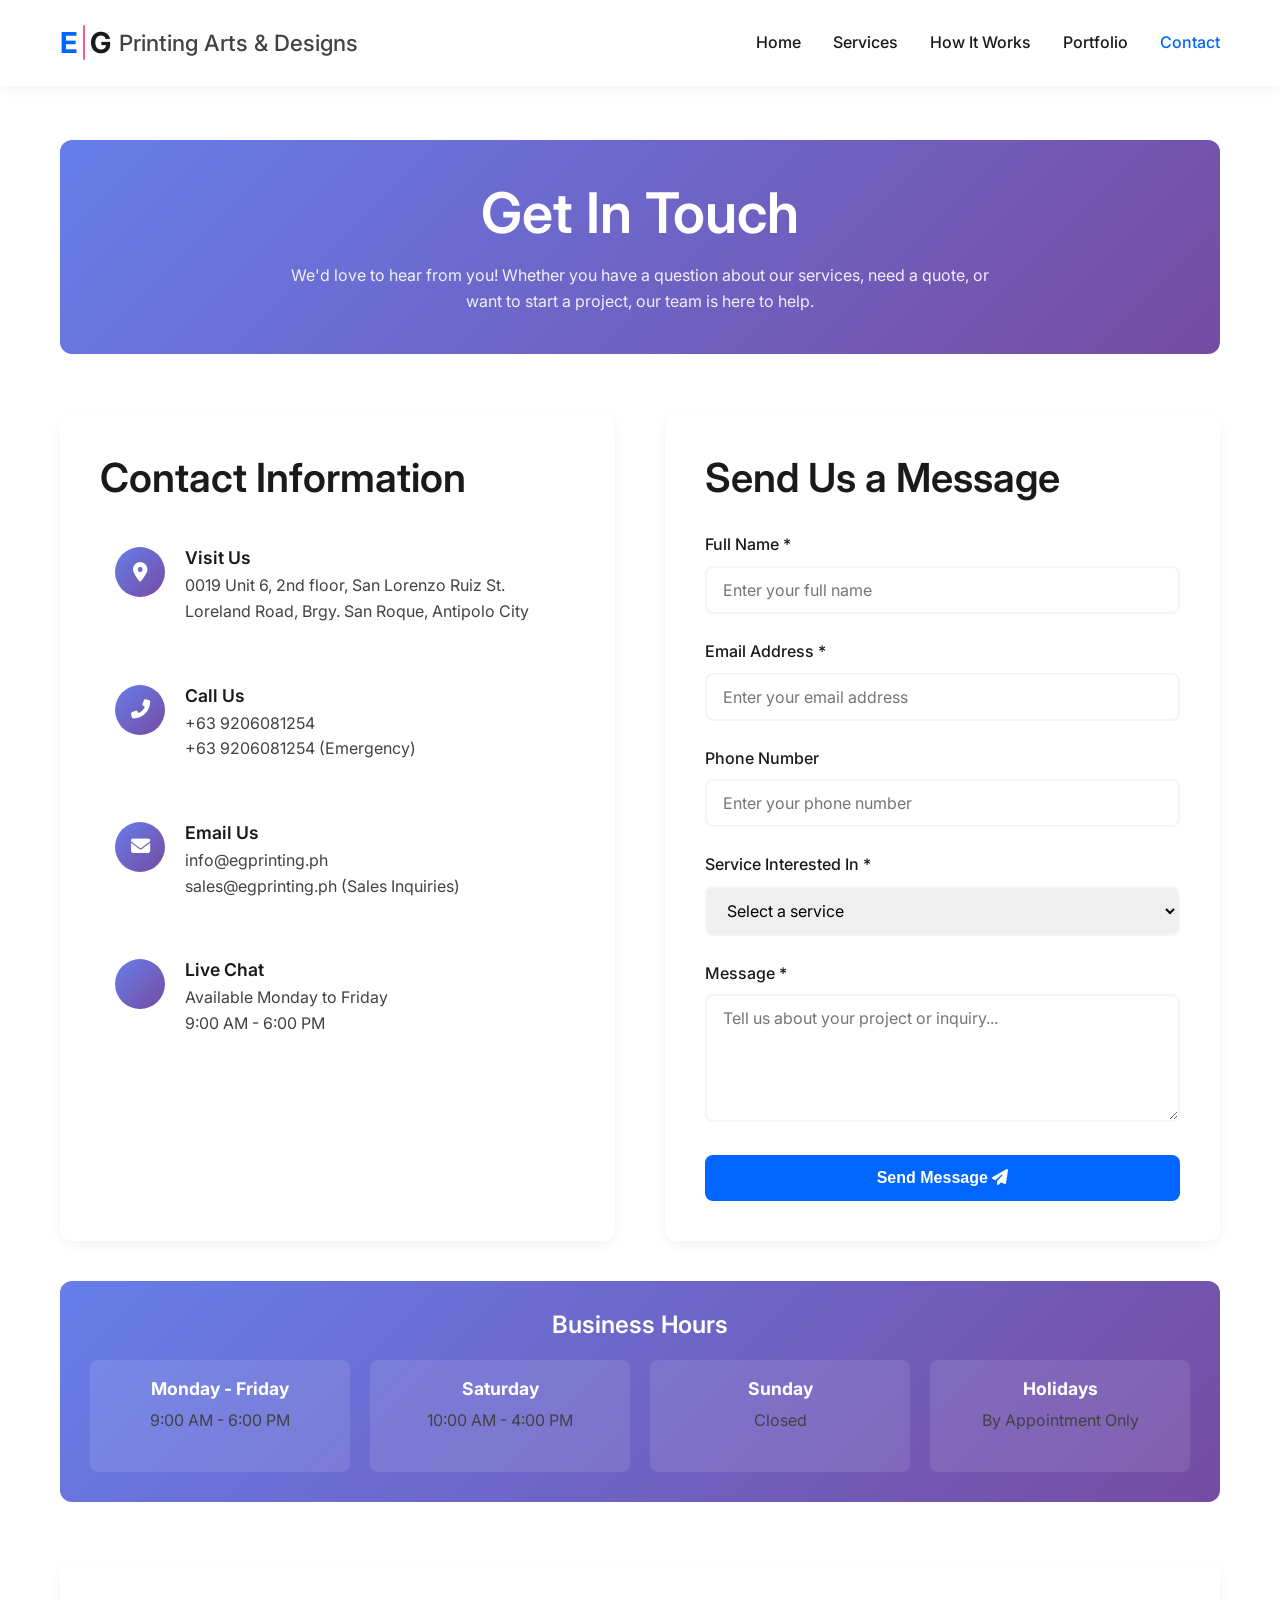
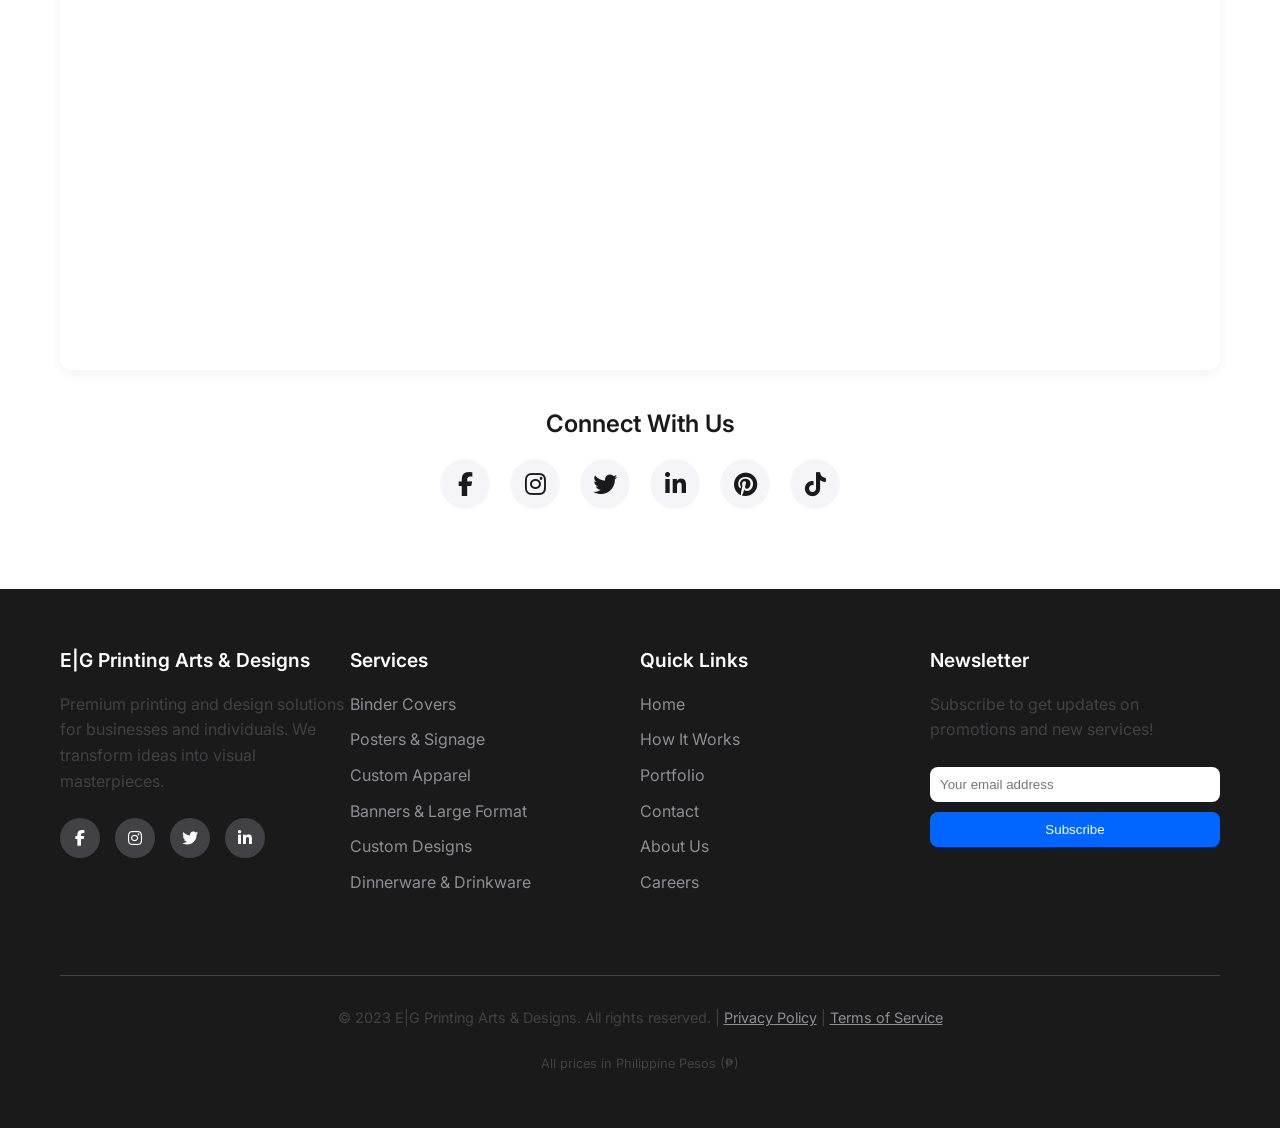
<file: contact.html>
<!DOCTYPE html>
<html lang="en">
<head>
    <meta charset="UTF-8">
    <meta name="viewport" content="width=device-width, initial-scale=1.0">
    <title>Contact Us | E|G Printing Arts & Designs</title>
    <link rel="stylesheet" href="https://cdnjs.cloudflare.com/ajax/libs/font-awesome/6.4.0/css/all.min.css">
    <link href="https://fonts.googleapis.com/css2?family=Inter:wght@300;400;500;600;700&display=swap" rel="stylesheet">
    <link rel="stylesheet" href="css/style.css">
    <style>
        /* Additional styles specific to contact page */
        .contact-wrapper {
            display: grid;
            grid-template-columns: 1fr 1fr;
            gap: 50px;
            margin-top: 60px;
        }
        
        .contact-info {
            background-color: white;
            border-radius: 12px;
            padding: 40px;
            box-shadow: var(--shadow);
        }
        
        .contact-info h2 {
            margin-bottom: 30px;
            color: var(--primary-dark);
        }
        
        .info-item {
            display: flex;
            align-items: flex-start;
            margin-bottom: 30px;
            padding: 15px;
            border-radius: 8px;
            transition: var(--transition);
        }
        
        .info-item:hover {
            background-color: var(--gray-light);
            transform: translateX(5px);
        }
        
        .info-icon {
            width: 50px;
            height: 50px;
            background: linear-gradient(135deg, #667eea 0%, #764ba2 100%);
            border-radius: 50%;
            display: flex;
            align-items: center;
            justify-content: center;
            margin-right: 20px;
            flex-shrink: 0;
        }
        
        .info-icon i {
            font-size: 1.2rem;
            color: white;
        }
        
        .info-content h3 {
            font-size: 1.1rem;
            margin-bottom: 5px;
            color: var(--primary-dark);
        }
        
        .info-content p {
            margin-bottom: 0;
            color: var(--gray-dark);
        }
        
        .info-content a {
            color: var(--gray-dark);
            text-decoration: none;
            transition: var(--transition);
        }
        
        .info-content a:hover {
            color: var(--accent);
        }
        
        .contact-form {
            background-color: white;
            border-radius: 12px;
            padding: 40px;
            box-shadow: var(--shadow);
        }
        
        .contact-form h2 {
            margin-bottom: 30px;
            color: var(--primary-dark);
        }
        
        .form-group {
            margin-bottom: 25px;
        }
        
        .form-group label {
            display: block;
            margin-bottom: 8px;
            font-weight: 500;
            color: var(--primary-dark);
        }
        
        .form-group input,
        .form-group select,
        .form-group textarea {
            width: 100%;
            padding: 12px 16px;
            border: 2px solid var(--gray-light);
            border-radius: 8px;
            font-family: 'Inter', sans-serif;
            font-size: 1rem;
            transition: var(--transition);
        }
        
        .form-group input:focus,
        .form-group select:focus,
        .form-group textarea:focus {
            outline: none;
            border-color: var(--accent);
            box-shadow: 0 0 0 3px rgba(0, 102, 255, 0.1);
        }
        
        .form-group textarea {
            resize: vertical;
        }
        
        .submit-btn {
            width: 100%;
            padding: 14px;
            font-size: 1rem;
            font-weight: 600;
        }
        
        .map-container {
            margin-top: 60px;
            border-radius: 12px;
            overflow: hidden;
            box-shadow: var(--shadow);
        }
        
        .map-container iframe {
            width: 100%;
            height: 400px;
            border: none;
        }
        
        .business-hours {
            margin-top: 40px;
            background: linear-gradient(135deg, #667eea 0%, #764ba2 100%);
            border-radius: 12px;
            padding: 30px;
            color: white;
            text-align: center;
        }
        
        .business-hours h3 {
            color: white;
            margin-bottom: 20px;
        }
        
        .hours-grid {
            display: grid;
            grid-template-columns: repeat(auto-fit, minmax(200px, 1fr));
            gap: 20px;
            margin-top: 20px;
        }
        
        .hours-item {
            background-color: rgba(255, 255, 255, 0.1);
            padding: 15px;
            border-radius: 8px;
        }
        
        .hours-item strong {
            display: block;
            margin-bottom: 5px;
            font-size: 1.1rem;
        }
        
        .social-connect {
            margin-top: 40px;
            text-align: center;
        }
        
        .social-connect h3 {
            margin-bottom: 20px;
        }
        
        .social-links {
            display: flex;
            justify-content: center;
            gap: 20px;
        }
        
        .social-link {
            width: 50px;
            height: 50px;
            background-color: var(--gray-light);
            border-radius: 50%;
            display: flex;
            align-items: center;
            justify-content: center;
            transition: var(--transition);
            text-decoration: none;
        }
        
        .social-link i {
            font-size: 1.5rem;
            color: var(--primary-dark);
        }
        
        .social-link:hover {
            background-color: var(--accent);
            transform: translateY(-3px);
        }
        
        .social-link:hover i {
            color: white;
        }
        
        @media (max-width: 992px) {
            .contact-wrapper {
                grid-template-columns: 1fr;
                gap: 30px;
            }
        }
        
        @media (max-width: 768px) {
            .contact-info,
            .contact-form {
                padding: 25px;
            }
            
            .hours-grid {
                grid-template-columns: 1fr;
            }
        }
    </style>
</head>
<body>
    <!-- Header & Navigation -->
    <header>
        <div class="container">
            <nav class="navbar">
                <a href="index.html" class="logo">
                    <span class="logo-e">E</span>
                    <span class="logo-separator">|</span>
                    <span class="logo-g">G</span>
                    <span class="logo-text">Printing Arts & Designs</span>
                </a>
                
                <ul class="nav-links">
                    <li><a href="index.html">Home</a></li>
                    <li><a href="index.html#categories">Services</a></li>
                    <li><a href="index.html#process">How It Works</a></li>
                    <li><a href="index.html#portfolio">Portfolio</a></li>
                    <li><a href="contact.html" style="color: var(--accent);">Contact</a></li>
                </ul>
                
                <div class="mobile-toggle">
                    <i class="fas fa-bars"></i>
                </div>
            </nav>
        </div>
    </header>

    <!-- Contact Page Content -->
    <div class="page-content">
        <div class="container">
            <div class="page-header" style="background: linear-gradient(135deg, #667eea 0%, #764ba2 100%);">
                <h1>Get In Touch</h1>
                <p>We'd love to hear from you! Whether you have a question about our services, need a quote, or want to start a project, our team is here to help.</p>
            </div>
            
            <div class="contact-wrapper">
                <!-- Contact Information -->
                <div class="contact-info">
                    <h2>Contact Information</h2>
                    
                    <div class="info-item">
                        <div class="info-icon">
                            <i class="fas fa-map-marker-alt"></i>
                        </div>
                        <div class="info-content">
                            <h3>Visit Us</h3>
                            <p>0019 Unit 6, 2nd floor, San Lorenzo Ruiz St. <br> Loreland Road, Brgy. San Roque,  Antipolo City</p>
                        </div>
                    </div>
                    
                    <div class="info-item">
                        <div class="info-icon">
                            <i class="fas fa-phone-alt"></i>
                        </div>
                        <div class="info-content">
                            <h3>Call Us</h3>
                            <p><a href="tel:+639206081254">+63 9206081254</a><br>
                            <a href="tel:+639206081254">+63 9206081254</a> (Emergency)</p>
                        </div>
                    </div>
                    
                    <div class="info-item">
                        <div class="info-icon">
                            <i class="fas fa-envelope"></i>
                        </div>
                        <div class="info-content">
                            <h3>Email Us</h3>
                            <p><a href="mailto:info@egprinting.ph">info@egprinting.ph</a><br>
                            <a href="mailto:sales@egprinting.ph">sales@egprinting.ph</a> (Sales Inquiries)</p>
                        </div>
                    </div>
                    
                    <div class="info-item">
                        <div class="info-icon">
                            <i class="fab fa-messenger"></i>
                        </div>
                        <div class="info-content">
                            <h3>Live Chat</h3>
                            <p>Available Monday to Friday<br>9:00 AM - 6:00 PM</p>
                        </div>
                    </div>
                </div>
                
                <!-- Contact Form -->
                <div class="contact-form">
                    <h2>Send Us a Message</h2>
                    
                    <form id="contactForm" action="#" method="POST">
                        <div class="form-group">
                            <label for="name">Full Name *</label>
                            <input type="text" id="name" name="name" required placeholder="Enter your full name">
                        </div>
                        
                        <div class="form-group">
                            <label for="email">Email Address *</label>
                            <input type="email" id="email" name="email" required placeholder="Enter your email address">
                        </div>
                        
                        <div class="form-group">
                            <label for="phone">Phone Number</label>
                            <input type="tel" id="phone" name="phone" placeholder="Enter your phone number">
                        </div>
                        
                        <div class="form-group">
                            <label for="service">Service Interested In *</label>
                            <select id="service" name="service" required>
                                <option value="">Select a service</option>
                                <option value="binder-covers">Binder Covers</option>
                                <option value="posters">Posters & Signage</option>
                                <option value="apparel">Custom Apparel</option>
                                <option value="banners">Banners & Large Format</option>
                                <option value="custom">Custom Designs</option>
                                <option value="dinnerware">Dinnerware & Drinkware</option>
                                <option value="other">Other / Multiple Services</option>
                            </select>
                        </div>
                        
                        <div class="form-group">
                            <label for="message">Message *</label>
                            <textarea id="message" name="message" rows="5" required placeholder="Tell us about your project or inquiry..."></textarea>
                        </div>
                        
                        <button type="submit" class="btn submit-btn">Send Message <i class="fas fa-paper-plane"></i></button>
                    </form>
                    
                    <div id="formSuccess" style="display: none; margin-top: 20px; padding: 15px; background-color: #d4edda; color: #155724; border-radius: 8px; text-align: center;">
                        Thank you! Your message has been sent successfully. We'll get back to you within 24 hours.
                    </div>
                </div>
            </div>
            
            <!-- Business Hours -->
            <div class="business-hours">
                <h3>Business Hours</h3>
                <div class="hours-grid">
                    <div class="hours-item">
                        <strong>Monday - Friday</strong>
                        <p>9:00 AM - 6:00 PM</p>
                    </div>
                    <div class="hours-item">
                        <strong>Saturday</strong>
                        <p>10:00 AM - 4:00 PM</p>
                    </div>
                    <div class="hours-item">
                        <strong>Sunday</strong>
                        <p>Closed</p>
                    </div>
                    <div class="hours-item">
                        <strong>Holidays</strong>
                        <p>By Appointment Only</p>
                    </div>
                </div>
            </div>
            
            <!-- Google Maps Location -->
            <div class="map-container">
                <iframe 
                    src="https://www.google.com/maps/embed?pb=!1m18!1m12!1m3!1d3860.5261149780367!2d121.0172216!3d14.6199373!2m3!1f0!2f0!3f0!3m2!1i1024!2i768!4f13.1!3m3!1m2!1s0x3397b9c0b6a3f2e9%3A0x4b8f4a5d3e2c1b0a!2sManila%2C%20Philippines!5e0!3m2!1sen!2sph!4v1699999999999!5m2!1sen!2sph" 
                    allowfullscreen="" 
                    loading="lazy">
                </iframe>
            </div>
            
            <!-- Social Media Connect -->
            <div class="social-connect">
                <h3>Connect With Us</h3>
                <div class="social-links">
                    <a href="#" class="social-link"><i class="fab fa-facebook-f"></i></a>
                    <a href="#" class="social-link"><i class="fab fa-instagram"></i></a>
                    <a href="#" class="social-link"><i class="fab fa-twitter"></i></a>
                    <a href="#" class="social-link"><i class="fab fa-linkedin-in"></i></a>
                    <a href="#" class="social-link"><i class="fab fa-pinterest"></i></a>
                    <a href="#" class="social-link"><i class="fab fa-tiktok"></i></a>
                </div>
            </div>
        </div>
    </div>

    <!-- Footer -->
    <footer>
        <div class="container">
            <div class="footer-content">
                <div class="footer-column">
                    <h3>E|G Printing Arts & Designs</h3>
                    <p>Premium printing and design solutions for businesses and individuals. We transform ideas into visual masterpieces.</p>
                    <div class="social-icons">
                        <a href="#"><i class="fab fa-facebook-f"></i></a>
                        <a href="#"><i class="fab fa-instagram"></i></a>
                        <a href="#"><i class="fab fa-twitter"></i></a>
                        <a href="#"><i class="fab fa-linkedin-in"></i></a>
                    </div>
                </div>
                
                <div class="footer-column">
                    <h3>Services</h3>
                    <ul class="footer-links">
                        <li><a href="index.html#binder-covers-page">Binder Covers</a></li>
                        <li><a href="index.html#posters-page">Posters & Signage</a></li>
                        <li><a href="index.html#clothing-page">Custom Apparel</a></li>
                        <li><a href="index.html#banners-page">Banners & Large Format</a></li>
                        <li><a href="index.html#custom-page">Custom Designs</a></li>
                        <li><a href="index.html#dinnerware-page">Dinnerware & Drinkware</a></li>
                    </ul>
                </div>
                
                <div class="footer-column">
                    <h3>Quick Links</h3>
                    <ul class="footer-links">
                        <li><a href="index.html">Home</a></li>
                        <li><a href="index.html#process">How It Works</a></li>
                        <li><a href="index.html#portfolio">Portfolio</a></li>
                        <li><a href="contact.html">Contact</a></li>
                        <li><a href="#">About Us</a></li>
                        <li><a href="#">Careers</a></li>
                    </ul>
                </div>
                
                <div class="footer-column">
                    <h3>Newsletter</h3>
                    <p>Subscribe to get updates on promotions and new services!</p>
                    <form style="margin-top: 15px;">
                        <input type="email" placeholder="Your email address" style="width: 100%; padding: 10px; margin-bottom: 10px; border-radius: 8px; border: none;">
                        <button type="submit" style="width: 100%; padding: 10px; background-color: var(--accent); color: white; border: none; border-radius: 8px; cursor: pointer;">Subscribe</button>
                    </form>
                </div>
            </div>
            
            <div class="copyright">
                <p>&copy; 2023 E|G Printing Arts & Designs. All rights reserved. | <a href="#" style="color: var(--gray-medium);">Privacy Policy</a> | <a href="#" style="color: var(--gray-medium);">Terms of Service</a></p>
                <p style="margin-top: 10px; font-size: 0.8rem;">All prices in Philippine Pesos (₱)</p>
            </div>
        </div>
    </footer>

    <script>
        // Mobile Navigation Toggle
        const mobileToggle = document.querySelector('.mobile-toggle');
        const navLinks = document.querySelector('.nav-links');
        
        if (mobileToggle) {
            mobileToggle.addEventListener('click', () => {
                navLinks.classList.toggle('active');
                mobileToggle.innerHTML = navLinks.classList.contains('active') 
                    ? '<i class="fas fa-times"></i>' 
                    : '<i class="fas fa-bars"></i>';
            });
        }
        
        // Close mobile menu when clicking on a link
        document.querySelectorAll('.nav-links a').forEach(link => {
            link.addEventListener('click', () => {
                if (navLinks.classList.contains('active')) {
                    navLinks.classList.remove('active');
                    if (mobileToggle) mobileToggle.innerHTML = '<i class="fas fa-bars"></i>';
                }
            });
        });
        
        // Form submission handling
        const contactForm = document.getElementById('contactForm');
        const formSuccess = document.getElementById('formSuccess');
        
        if (contactForm) {
            contactForm.addEventListener('submit', function(e) {
                e.preventDefault();
                
                // Here you would normally send the data to a server
                // For now, we'll just show the success message
                
                // Show success message
                formSuccess.style.display = 'block';
                
                // Reset form
                contactForm.reset();
                
                // Hide success message after 5 seconds
                setTimeout(() => {
                    formSuccess.style.display = 'none';
                }, 5000);
            });
        }
        
        // Add scroll effect to header
        window.addEventListener('scroll', () => {
            const header = document.querySelector('header');
            if(window.scrollY > 100) {
                header.style.boxShadow = '0 4px 12px rgba(0, 0, 0, 0.1)';
            } else {
                header.style.boxShadow = '0 4px 12px rgba(0, 0, 0, 0.05)';
            }
        });
    </script>
</body>
</html>
</file>
<file: css/style.css>
/* Base Styles & Variables */
:root {
    --primary-dark: #1a1a1a;
    --primary-light: #ffffff;
    --accent: #0066ff;
    --accent-alt: #ff3366;
    --gray-light: #f5f5f7;
    --gray-medium: #8e8e93;
    --gray-dark: #424245;
    --shadow: 0 4px 12px rgba(0, 0, 0, 0.05);
    --transition: all 0.3s ease;
}

* {
    margin: 0;
    padding: 0;
    box-sizing: border-box;
}

body {
    font-family: 'Inter', sans-serif;
    color: var(--primary-dark);
    background-color: var(--primary-light);
    line-height: 1.6;
    overflow-x: hidden;
}

.container {
    width: 100%;
    max-width: 1200px;
    margin: 0 auto;
    padding: 0 20px;
}

section {
    padding: 80px 0;
}

h1, h2, h3, h4 {
    font-weight: 600;
    line-height: 1.2;
}

h1 {
    font-size: 3.5rem;
    margin-bottom: 1rem;
}

h2 {
    font-size: 2.5rem;
    margin-bottom: 1.5rem;
}

h3 {
    font-size: 1.5rem;
    margin-bottom: 1rem;
}

p {
    margin-bottom: 1.5rem;
    color: var(--gray-dark);
}

.btn {
    display: inline-block;
    background-color: var(--accent);
    color: white;
    padding: 14px 32px;
    border-radius: 8px;
    font-weight: 500;
    text-decoration: none;
    transition: var(--transition);
    border: none;
    cursor: pointer;
    font-size: 1rem;
}

.btn:hover {
    background-color: #0052cc;
    transform: translateY(-2px);
}

.btn-outline {
    background-color: transparent;
    border: 2px solid var(--accent);
    color: var(--accent);
}

.btn-outline:hover {
    background-color: var(--accent);
    color: white;
}

/* Currency symbol styling */
.currency {
    font-size: 1.5rem;
    vertical-align: super;
    margin-right: 2px;
}

/* Header Styles */
header {
    position: fixed;
    top: 0;
    left: 0;
    width: 100%;
    z-index: 1000;
    background-color: rgba(255, 255, 255, 0.95);
    backdrop-filter: blur(10px);
    box-shadow: var(--shadow);
}

.navbar {
    display: flex;
    justify-content: space-between;
    align-items: center;
    padding: 20px 0;
}

.logo {
    font-size: 1.8rem;
    font-weight: 700;
    color: var(--primary-dark);
    text-decoration: none;
    display: flex;
    align-items: center;
}

.logo-e {
    color: var(--accent);
}

.logo-separator {
    color: var(--accent-alt);
    margin: 0 2px;
    font-weight: 300;
}

.logo-g {
    color: var(--primary-dark);
}

.logo-text {
    margin-left: 8px;
    font-size: 1.4rem;
    color: var(--gray-dark);
    font-weight: 500;
}

.nav-links {
    display: flex;
    list-style: none;
}

.nav-links li {
    margin-left: 2rem;
}

.nav-links a {
    text-decoration: none;
    color: var(--primary-dark);
    font-weight: 500;
    transition: var(--transition);
}

.nav-links a:hover {
    color: var(--accent);
}

.mobile-toggle {
    display: none;
    font-size: 1.5rem;
    cursor: pointer;
}

/* Back to Home Button */
.back-home {
    margin-top: 40px;
    text-align: center;
}

/* Page Content Styles */
.page-content {
    padding-top: 140px;
    padding-bottom: 80px;
}

.page-header {
    text-align: center;
    margin-bottom: 60px;
    padding: 40px 0;
    border-radius: 12px;
    color: white;
}

.page-header h1 {
    color: white;
}

.page-header p {
    color: rgba(255, 255, 255, 0.9);
    max-width: 700px;
    margin: 0 auto;
}

.service-details {
    margin-top: 60px;
}

.service-grid {
    display: grid;
    grid-template-columns: repeat(auto-fill, minmax(300px, 1fr));
    gap: 30px;
    margin-top: 40px;
}

.service-item {
    background-color: white;
    border-radius: 12px;
    padding: 30px;
    box-shadow: var(--shadow);
    transition: var(--transition);
}

.service-item:hover {
    transform: translateY(-5px);
    box-shadow: 0 10px 25px rgba(0, 0, 0, 0.1);
}

.service-icon {
    width: 60px;
    height: 60px;
    border-radius: 50%;
    display: flex;
    align-items: center;
    justify-content: center;
    margin-bottom: 20px;
    font-size: 1.5rem;
    color: white;
}

.service-features {
    margin-top: 40px;
}

.feature-list {
    list-style: none;
    margin-top: 20px;
}

.feature-list li {
    padding: 10px 0;
    border-bottom: 1px solid var(--gray-light);
    display: flex;
    align-items: center;
}

.feature-list li:before {
    content: "✓";
    color: var(--accent);
    font-weight: bold;
    margin-right: 10px;
}

.pricing {
    background-color: var(--gray-light);
    border-radius: 12px;
    padding: 40px;
    margin-top: 60px;
}

.price-card {
    background-color: white;
    border-radius: 12px;
    padding: 30px;
    text-align: center;
    box-shadow: var(--shadow);
    margin-bottom: 20px;
}

.price-amount {
    font-size: 2.5rem;
    font-weight: 700;
    color: var(--accent);
    margin: 20px 0;
}

/* Gradient backgrounds for category page headers */
.binder-header {
    background: linear-gradient(135deg, #667eea 0%, #764ba2 100%);
}

.posters-header {
    background: linear-gradient(135deg, #f093fb 0%, #f5576c 100%);
}

.clothing-header {
    background: linear-gradient(135deg, #4facfe 0%, #00f2fe 100%);
}

.banners-header {
    background: linear-gradient(135deg, #43e97b 0%, #38f9d7 100%);
}

.custom-header {
    background: linear-gradient(135deg, #fa709a 0%, #fee140 100%);
}

.dinnerware-header {
    background: linear-gradient(135deg, #8e9eab 0%, #eef2f3 100%);
}

/* Hero Section */
.hero {
    padding-top: 140px;
    padding-bottom: 80px;
    background: linear-gradient(135deg, #f5f7fa 0%, #e4e8f0 100%);
    position: relative;
    overflow: hidden;
}

.hero-content {
    display: flex;
    align-items: center;
    justify-content: space-between;
}

.hero-text {
    flex: 1;
    padding-right: 40px;
}

.hero-image {
    flex: 1;
    text-align: center;
}

.hero-image img {
    max-width: 100%;
    border-radius: 12px;
    box-shadow: 0 20px 40px rgba(0, 0, 0, 0.1);
}

/* Categories Section */
.categories {
    background-color: var(--gray-light);
}

.section-intro {
    text-align: center;
    max-width: 700px;
    margin: 0 auto 60px;
}

.section-intro p {
    font-size: 1.1rem;
}

.category-grid {
    display: grid;
    grid-template-columns: repeat(auto-fill, minmax(250px, 1fr));
    gap: 30px;
}

.category-card {
    background-color: white;
    border-radius: 12px;
    overflow: hidden;
    box-shadow: var(--shadow);
    transition: var(--transition);
    position: relative;
    display: flex;
    flex-direction: column;
    height: 100%;
}

.category-card:hover {
    transform: translateY(-10px);
}

.category-image {
    height: 200px;
    background-size: cover;
    background-position: center;
}

.category-content {
    padding: 24px;
    flex-grow: 1;
    display: flex;
    flex-direction: column;
}

.category-content h3 {
    margin-bottom: 10px;
}

.category-content p {
    margin-bottom: 20px;
    flex-grow: 1;
}

.category-btn {
    display: inline-block;
    background-color: transparent;
    border: 2px solid var(--accent);
    color: var(--accent);
    padding: 12px 24px;
    border-radius: 8px;
    font-weight: 500;
    text-decoration: none;
    transition: var(--transition);
    text-align: center;
    margin-top: auto;
    width: 100%;
    box-sizing: border-box;
}

.category-btn:hover {
    background-color: var(--accent);
    color: white;
}

/* Button text change on hover */
.category-btn span.default-text {
    display: inline-block;
}

.category-btn span.hover-text {
    display: none;
}

.category-btn:hover span.default-text {
    display: none;
}

.category-btn:hover span.hover-text {
    display: inline-block;
}

/* Category Images - Local Files */
.binder-img {
    background-image: url('images/binder1.jpeg');
    background-size: cover;
    background-position: center;
}

.posters-img {
    background-image: url('images/poster2.jpeg');
    background-size: cover;
    background-position: center;
}

.clothing-img {
    background-image: url('images/clothing1.jpeg');
    background-size: cover;
    background-position: center;
}

.banners-img {
    background-image: url('images/poster1.jpeg');
    background-size: cover;
    background-position: center;
}

/*.custom-img {
    background-image: url('images/custom-designs.jpg');
    background-size: cover;
    background-position: center;
}

.dinnerware-img {
    background-image: url('images/dinnerware.jpg');
    background-size: cover;
    background-position: center;
}
/* How It Works Section */
.steps {
    display: flex;
    justify-content: space-between;
    margin-top: 60px;
    flex-wrap: wrap;
}

.step {
    flex: 1;
    min-width: 200px;
    text-align: center;
    padding: 0 20px;
    margin-bottom: 20px;
}

.step-number {
    width: 60px;
    height: 60px;
    background-color: var(--accent);
    color: white;
    border-radius: 50%;
    display: flex;
    align-items: center;
    justify-content: center;
    font-size: 1.5rem;
    font-weight: 600;
    margin: 0 auto 20px;
}

/* Portfolio Section */
.portfolio {
    background-color: var(--gray-light);
}

.portfolio-grid {
    display: grid;
    grid-template-columns: repeat(auto-fill, minmax(300px, 1fr));
    gap: 30px;
    margin-top: 40px;
}

.portfolio-item {
    background-color: white;
    border-radius: 12px;
    overflow: hidden;
    box-shadow: var(--shadow);
}

.portfolio-image {
    height: 220px;
    background-size: cover;
    background-position: center;
}

.portfolio-content {
    padding: 20px;
}

/* CTA Section */
.cta {
    text-align: center;
    background: linear-gradient(135deg, #667eea 0%, #764ba2 100%);
    color: white;
}

.cta h2 {
    color: white;
}

.cta p {
    color: rgba(255, 255, 255, 0.9);
    max-width: 700px;
    margin: 0 auto 40px;
}

.cta .btn {
    background-color: white;
    color: var(--accent);
}

.cta .btn:hover {
    background-color: var(--gray-light);
}

/* Footer */
footer {
    background-color: var(--primary-dark);
    color: white;
    padding: 60px 0 30px;
}

.footer-content {
    display: flex;
    flex-wrap: wrap;
    justify-content: space-between;
    margin-bottom: 40px;
}

.footer-column {
    flex: 1;
    min-width: 200px;
    margin-bottom: 30px;
}

.footer-column h3 {
    font-size: 1.2rem;
    margin-bottom: 20px;
    color: white;
}

.footer-links {
    list-style: none;
}

.footer-links li {
    margin-bottom: 10px;
}

.footer-links a {
    color: var(--gray-medium);
    text-decoration: none;
    transition: var(--transition);
}

.footer-links a:hover {
    color: white;
}

.social-icons {
    display: flex;
    gap: 15px;
    margin-top: 20px;
}

.social-icons a {
    color: white;
    background-color: var(--gray-dark);
    width: 40px;
    height: 40px;
    border-radius: 50%;
    display: flex;
    align-items: center;
    justify-content: center;
    text-decoration: none;
    transition: var(--transition);
}

.social-icons a:hover {
    background-color: var(--accent);
    transform: translateY(-3px);
}

.copyright {
    text-align: center;
    padding-top: 30px;
    border-top: 1px solid var(--gray-dark);
    color: var(--gray-medium);
    font-size: 0.9rem;
}

/* Responsive Styles */
@media (max-width: 992px) {
    h1 {
        font-size: 2.8rem;
    }
    
    h2 {
        font-size: 2.2rem;
    }
    
    .hero-content {
        flex-direction: column;
    }
    
    .hero-text {
        padding-right: 0;
        margin-bottom: 40px;
        text-align: center;
    }
    
    .logo-text {
        display: none;
    }
}

@media (max-width: 768px) {
    .mobile-toggle {
        display: block;
    }
    
    .nav-links {
        position: fixed;
        top: 80px;
        left: 0;
        width: 100%;
        background-color: white;
        flex-direction: column;
        align-items: center;
        padding: 20px 0;
        box-shadow: var(--shadow);
        transform: translateY(-100%);
        opacity: 0;
        transition: var(--transition);
        z-index: 999;
    }
    
    .nav-links.active {
        transform: translateY(0);
        opacity: 1;
    }
    
    .nav-links li {
        margin: 15px 0;
    }
    
    h1 {
        font-size: 2.2rem;
    }
    
    h2 {
        font-size: 1.8rem;
    }
    
    section {
        padding: 60px 0;
    }
}

@media (max-width: 576px) {
    .category-grid,
    .portfolio-grid,
    .service-grid {
        grid-template-columns: 1fr;
    }
    
    .steps {
        flex-direction: column;
    }
    
    .step {
        margin-bottom: 30px;
    }
    
    .logo {
        font-size: 1.5rem;
    }
}

/* Page visibility control */
.page {
    display: none;
}

.page.active {
    display: block;
}
</file>
